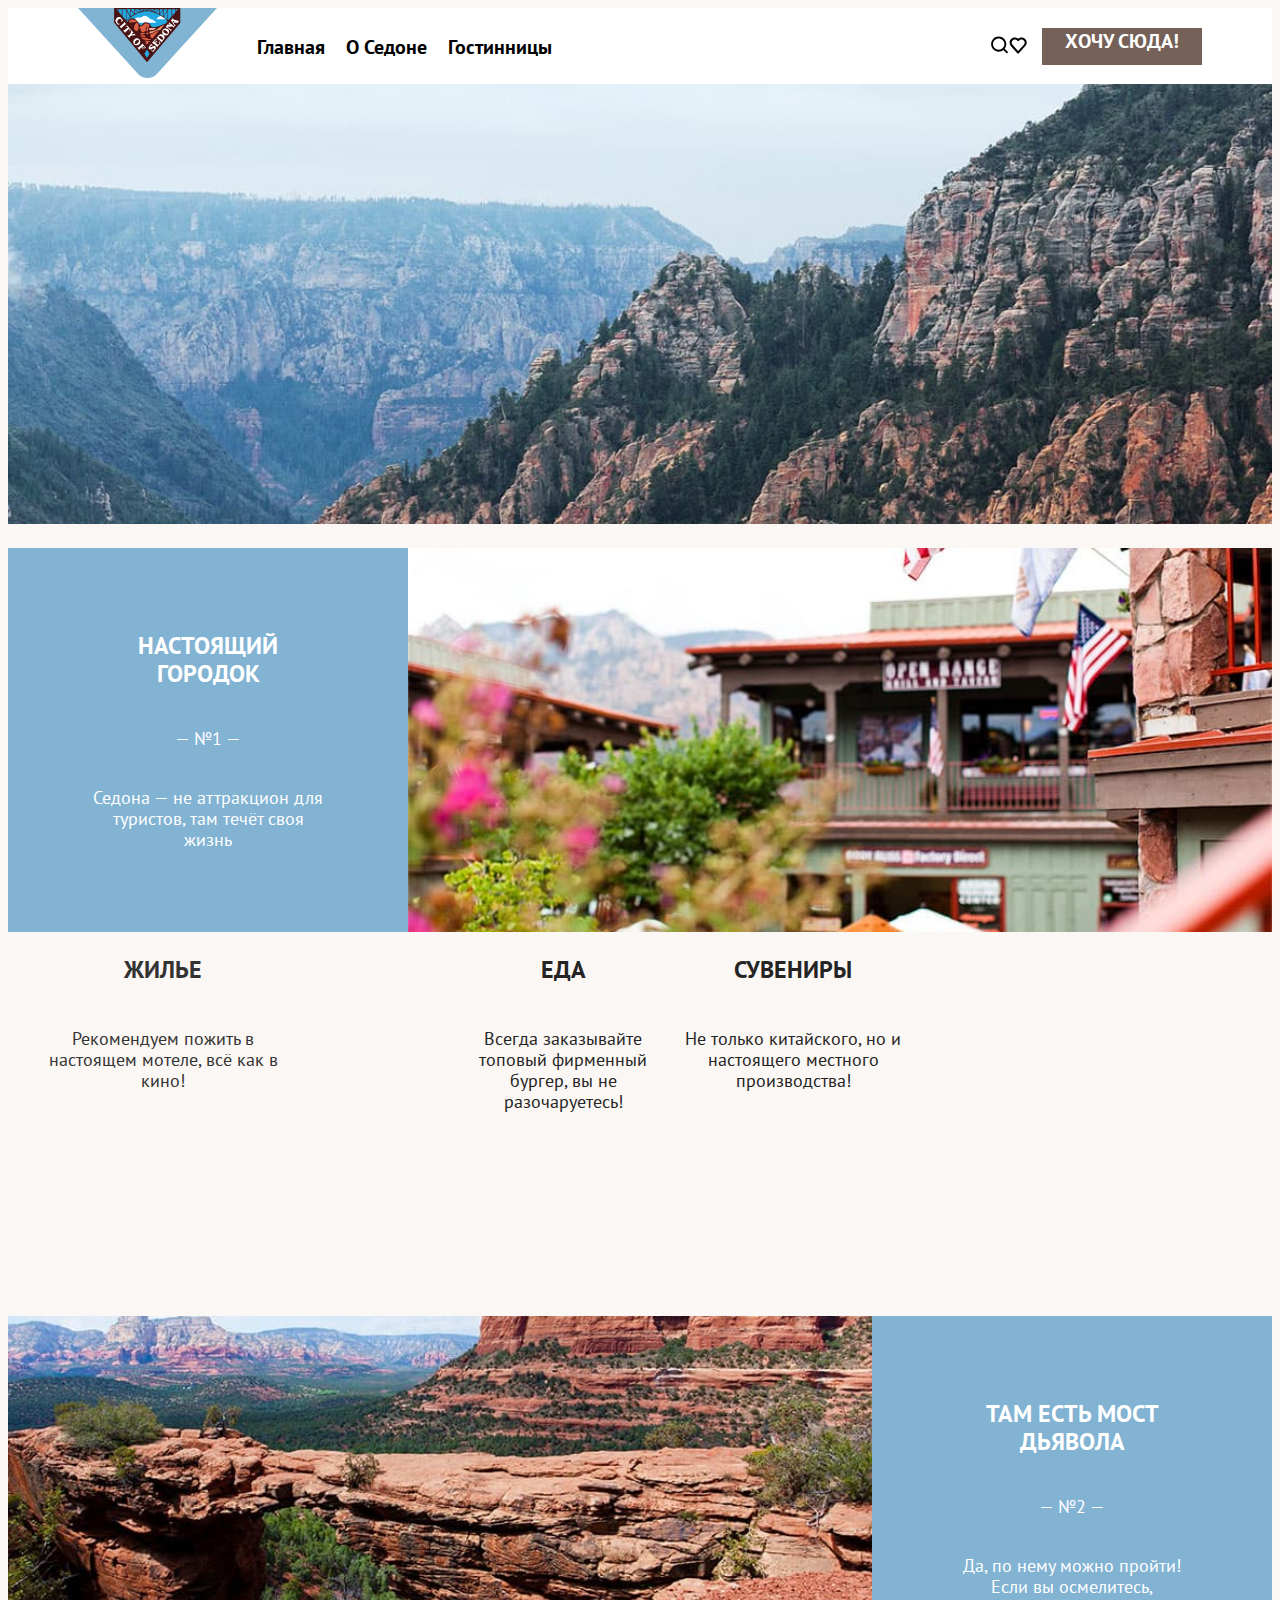
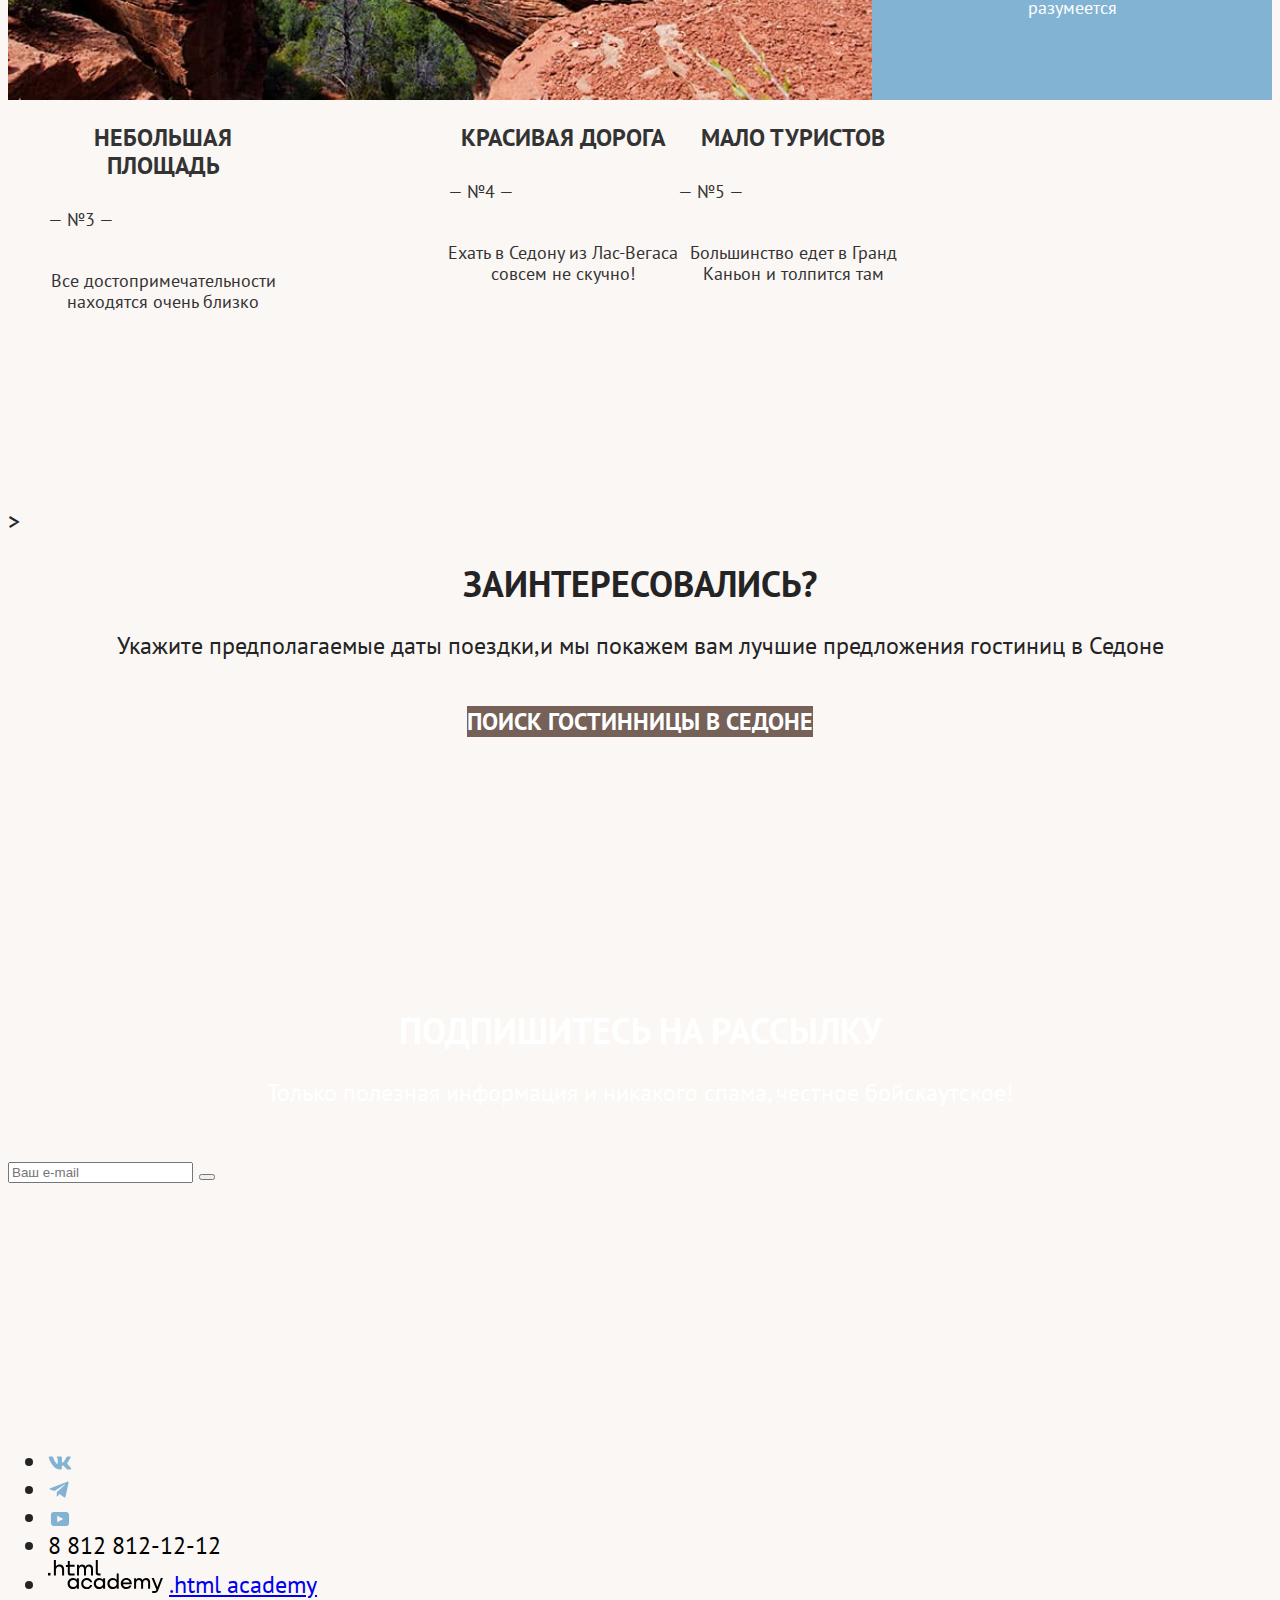
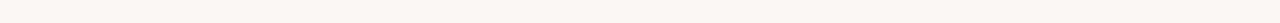
<file: index.html>
<!DOCTYPE html>
<html lang="ru">
  <head>
    <meta charset="utf-8" />
    <meta name="viewport" content="width=device-width, initial-scale=1" />
    <title>HTML Academy: Седона</title>
    <link rel="stylesheet" href="styles/styles.css" />
  </head>
  <body>
    <header class="page-header">
      <div class="page-header__top-wrapper">
        <div class="logo">
          <img
            src="images/logo.svg"
            width="139"
            height="70"
            alt="Логотип сайта Седона"
          />
        </div>
        <nav class="navigation">
          <ul class="navigation__list">
            <li class="navigation__item">
              <a class="navigation__link" href="#">Главная</a>
            </li>
            <li class="navigation__item">
              <a class="navigation__link" href="about.html">О Седоне</a>
            </li>
            <li class="navigation__item">
              <a class="navigation__link" href="catalog.html">Гостинницы</a>
            </li>
          </ul>
          <ul class="navigation__controls">
            <li class="navigation__controls-item">
              <a class="navigation__controls-link" href="#">
                <img
                  src="images/search.svg"
                  width="18"
                  height="18"
                  alt="Иконка поиска"
                />
                <span class="visually-hidden"> Поиск </span>
              </a>
            </li>
            <li class="navigation__item">
              <a class="navigation__link" href="#">
                <img
                  src="images/favorite.svg"
                  width="18"
                  height="17"
                  alt="Иконка сердечко"
                />
                <span class="visually-hidden"> Избранное </span>
              </a>
            </li>
          </ul>
          <a class="navigation__link navigation__link_btn" href="#">Хочу сюда!</a>
        </nav>
      </div>
      <div class="greetings">
        <img class="greetings__picture"
          src="images/index-background.jpg"
          width="1200"
          height="485"
          alt="Добро пожаловать в великолепный город Седона"
        />
        <p class="title">
          title
        </p>
      </div>
    </header>
    <main class="main">
      <h1 class="visually-hidden">Гостинница Седона</h1>
      <section class="advantages">
        <h2 class="visually-hidden">Преимущества</h2>
        <ul class="advantages__list">
          <li class="advantages__item advantage__item_big">
            <div class="advantages__item-wrapper">
              <div class="advantages__item-description">
                <h2 class="advantages__item-description-title">
                  Настоящий городок
                </h2>
                <span class="advantages__item-description-number">— №1 —</span>
                <p class="advantages__item-description-text">
                  Седона — не аттракцион для туристов, там течёт своя жизнь
                </p>
              </div>
              <img
                class="advantages__item-picture"
                src="images/photo-1.jpg"
                width="800"
                height="384"
                alt="Изображение города"
              />
            </div>
            <ul class="advantages__sublist-wrapper">
              <li class="advantage__sublist-item">
                <h3 class="advantage__sublist-title">Жилье</h3>
                <p class="advantages__item-description-text">
                  Рекомендуем пожить в настоящем мотеле, всё как в кино!
                </p>
              </li>
              <li class="advantage__item">
                <h3 class="advantage__title-sublist-title">Еда</h3>
                <p class="advantages__item-description-text">
                  Всегда заказывайте топовый фирменный бургер, вы не
                  разочаруетесь!
                </p>
              </li>
              <li class="advantage__item">
                <h3 class="advantage__sublist-title">Сувениры</h3>
                <p class="advantages__item-description-text">
                  Не только китайского, но и настоящего местного производства!
                </p>
              </li>
            </ul>
          </li>
          <li class="advantages__item">
            <div class="advantages__item-wrapper">
              <div
                class="advantages__item-description advantages__item-description_reverse"
              >
                <h2 class="advantages__item-description-title">
                  Там есть мост дьявола
                </h2>
                <span class="advantages__item-description-number">— №2 —</span>
                <p class="advantages__item-description-text">
                  Да, по нему можно пройти! Если вы осмелитесь, разумеется
                </p>
              </div>
              <img
                class="advantages__item-picture"
                src="images/photo-2.jpg"
                width="800"
                height="384"
                alt="Изображение моста"
              />
            </div>
          </li>
          <ul class="advantages__sublist-wrapper">
            <li class="advantage__sublist-item">
             <div class="description">
              <h3 class="advantage__title-sublist-title">Небольшая площадь</h3>
              <span class="advantages__item-description-number">— №3 —</span>
              <p class="advantages__item-description-text">Все достопримечательности находятся очень близко</p>
             </div>
           </li>
           <li class="advantages__item">
             <div class="description">
              <h3 class="advantage__sublist-title">Красивая дорога</h3>
              <span class="advantages__item-description-number">— №4 —</span>
              <p class="advantages__item-description-text">Ехать в Седону из Лас-Вегаса совсем не скучно!</p>
             </div>
           </li>
           <li class="advantages__item">
             <div class="description">
              <h3 class="advantage__title-sublist-title">Мало туристов</h3>
              <span class="advantages__item-description-number">— №5 —</span>
              <p class="advantages__item-description-text">Большинство едет в Гранд Каньон и толпится там</p>
             </div>
           </li>
         </ul>
        </ul>>
      </section>
      <section class="search">
        <h2 class="title__search">Заинтересовались?</h2>
        <p class="title__date">
          Укажите предполагаемые даты поездки,и мы покажем вам лучшие
          предложения гостиниц в Седоне
        </p>
        <a class="navigation__link-btn" href="#">Поиск гостинницы в седоне</a>
      </section>
      <section class="subscribe">
        <h2 class="title__search-text">Подпишитесь на рассылку</h2>
        <p class="title__date-text">
          Только полезная информация и никакого спама, честное бойскаутское!
        </p>
        <form
          name="newsletter-form"
          action="https://echo.htmlacademy.ru/"
          method="post"
        >
          <input
            class="field"
            placeholder="Ваш e-mail"
            type="email"
            name="newsletter-email"
            id="newsletter-email"
            required
          />
          <button class="button newsletter-button" type="submit">
            <span class="visually-hidden">Подписаться</span>
          </button>
        </form>
      </section>
    </main>
    <footer class="page__footer">
      <ul class="footer-social-list">
        <li class="footer-social-item">
          <a class="button" href="#">
            <img
              src="images/Vector-2.svg"
              width="24"
              height="14"
              alt="Логотип сайта ВКонтакте"
            />
            <span class="visually-hidden">ВКонтакте</span>
          </a>
        </li>
        <li class="footer-social-item">
          <a class="button" href="#">
            <img
              src="images/Vector-3.svg"
              width="22"
              height="17"
              alt="Логотип сайта Телеграмм"
            />
            <span class="visually-hidden">Телеграмм</span>
          </a>
        </li>
        <li class="footer-social-item">
          <a class="button" href="">
            <img
              src="images/Vector-4.svg"
              width="24"
              height="14"
              alt="Логотип сайта Ютуб"
            />
            <span class="visually-hidden">Ютуб</span>
          </a>
        </li>
        <li class="contacts">
          <a class="contacts__phone" href="tel:88128121212">8 812 812-12-12</a>
        </li>
        <li>
          <img
            src="images/htmlacademy.svg"
            width="115"
            height="33"
            alt="Логотип сайта htmlacademy"
          />
          <a class="htmlacademy-link" href="https://htmlacademy.ru/">
            .html academy
          </a>
        </li>
      </ul>
    </footer>
  </body>
</html>
</file>
<file: styles/styles.css>
@font-face {
  font-family: "PT Sans";
  font-style: normal;
  font-weight: 400;
  src: url("../fonts/ptsans-400.woff2") format("woff2");
  font-display: swap;
}

@font-face {
  font-family: "PT Sans";
  font-style: normal;
  font-weight: 700;
  src: url("../fonts/ptsans-700.woff2") format("woff2");
  font-display: swap;
}

body {
  font-family: "PT Sans", sans-serif;
  font-size: 24px;
  line-height: 28px;
  color: #242424;
  background-color: #fbf7f4;
}

.page-header {
  color: #000000;
  background-color: #ffffff;
  display: flex;
  flex-wrap: wrap;
  overflow: hidden;
}

.page-header__top-wrapper {
  display: flex;
  justify-content: space-between;
  width: 100%;
  padding-left: 70px;
  padding-right: 70px;
}

.logo {
  width: auto;
  display: flex;
}

.navigation {
  display: flex;
  flex-grow: 1;
  align-items: center;
}

.navigation__item {
  display: inline-block;
  justify-content: center;
  margin-right: 15px;
}

.navigation__list {
  margin-right: 250px;
  justify-content: center;
}

.navigation__link {
  font-family: "PT Sans", sans-serif;
  line-height: 26px;
  font-size: 20px;
  font-weight: 700;
  text-align: center;
  color: #000000;
  background-color: #ffffff;
  text-decoration: none;
  text-transform: none;
}

.navigation__controls {
  display: flex;
  margin-left: auto;
  list-style: none;
}

.navigation__link_btn {
  background-color: #756157;
  color: white;
  width: 160px;
  height: 37px;
  text-transform: uppercase;
}

.greetings {
  font-weight: 1200px;
  height: 440px;
  width: 100%;
}

.greetings__picture {
  width: 100%;
  object-fit: cover;
}

.advantages {
  font-size: 24px;
  line-height: 28px;
}

.advantages__list {
  padding: 0;
}

.advantages__item-wrapper {
  display: flex;
  width: 100%;
  overflow: hidden;
  height: 384px;
}
.advantages__item-description {
  display: flex;
  flex-direction: column;
  align-items: center;
  justify-content: center;
  min-width: 400px;
  max-width: 400px;
  height: 384px;
  color: #fff;
  background-color: #82b3d3;
}

.advantages__item-picture {
  display: flex;
  flex-grow: 1;
  height: auto;
  object-fit: cover;
}

.advantages__item-description-title {
  width: 230px;
  font-size: 24px;
  font-weight: 700;
  line-height: 28px;
  text-align: center;
  text-transform: uppercase;
}
.advantages__item-description-number {
  width: 230px;
  padding-top: 20px;
  font-size: 18px;
  font-weight: 400;
  line-height: 21px;
  text-align: center;
}

.advantages__item-description-text {
  width: 230px;
  padding-top: 20px;
  font-size: 18px;
  font-weight: 400;
  line-height: 21px;
  text-align: center;
}

.advantage__sublist-title {
  width: 230px;
  font-size: 24px;
  font-weight: 700;
  line-height: 28px;
  text-align: center;
  text-transform: uppercase;
}

.advantage__title-sublist-title {
  width: 230px;
  font-size: 24px;
  font-weight: 700;
  line-height: 28px;
  text-align: center;
  text-transform: uppercase;
}

.advantages__item-description_reverse {
  order: 2;
}

.advantages__sublist-wrapper {
  display: flex;
  list-style: none;
}

.advantage__sublist-item {
  flex-direction: column;
  align-items: center;
  justify-content: center;
  min-width: 400px;
  max-width: 400px;
  height: 384px;
  color: #333;
}

.description {
  display: inline;
  flex-direction: column;
  align-items: center;
  color: #333;
}

.search {
  height: 417px;
  text-align: center;
}

.title__search {
  text-transform: uppercase;
  text-align: center;
  line-height: 36px;
}

.title__date {
  height: 52px;
  text-align: center;
}

.navigation__link-btn {
  width: 574px;
  height: 60px;
  background-color: #756157;
  color: white;
  text-transform: uppercase;
  text-decoration: none;
  font-weight: bold;
}

.subscribe {
  height: 411px;
}

.title__search-text {
  text-transform: uppercase;
  text-align: center;
  line-height: 36px;
  color: #fff;
}

.title__date-text {
  height: 52px;
  text-align: center;
  color: #fff;
}

.page__footer {
}

.contacts__phone {
  width: 331px;
  height: 40px;
  text-decoration: none;
  color: #000;
}

.visually-hidden {
  position: absolute;
  width: 1px;
  height: 1px;
  margin: -1px;
  border: 0;
  padding: 0;
  white-space: nowrap;
  clip-path: inset(100%);
  clip: rect(0 0 0 0);
  overflow: hidden;
}
</file>
